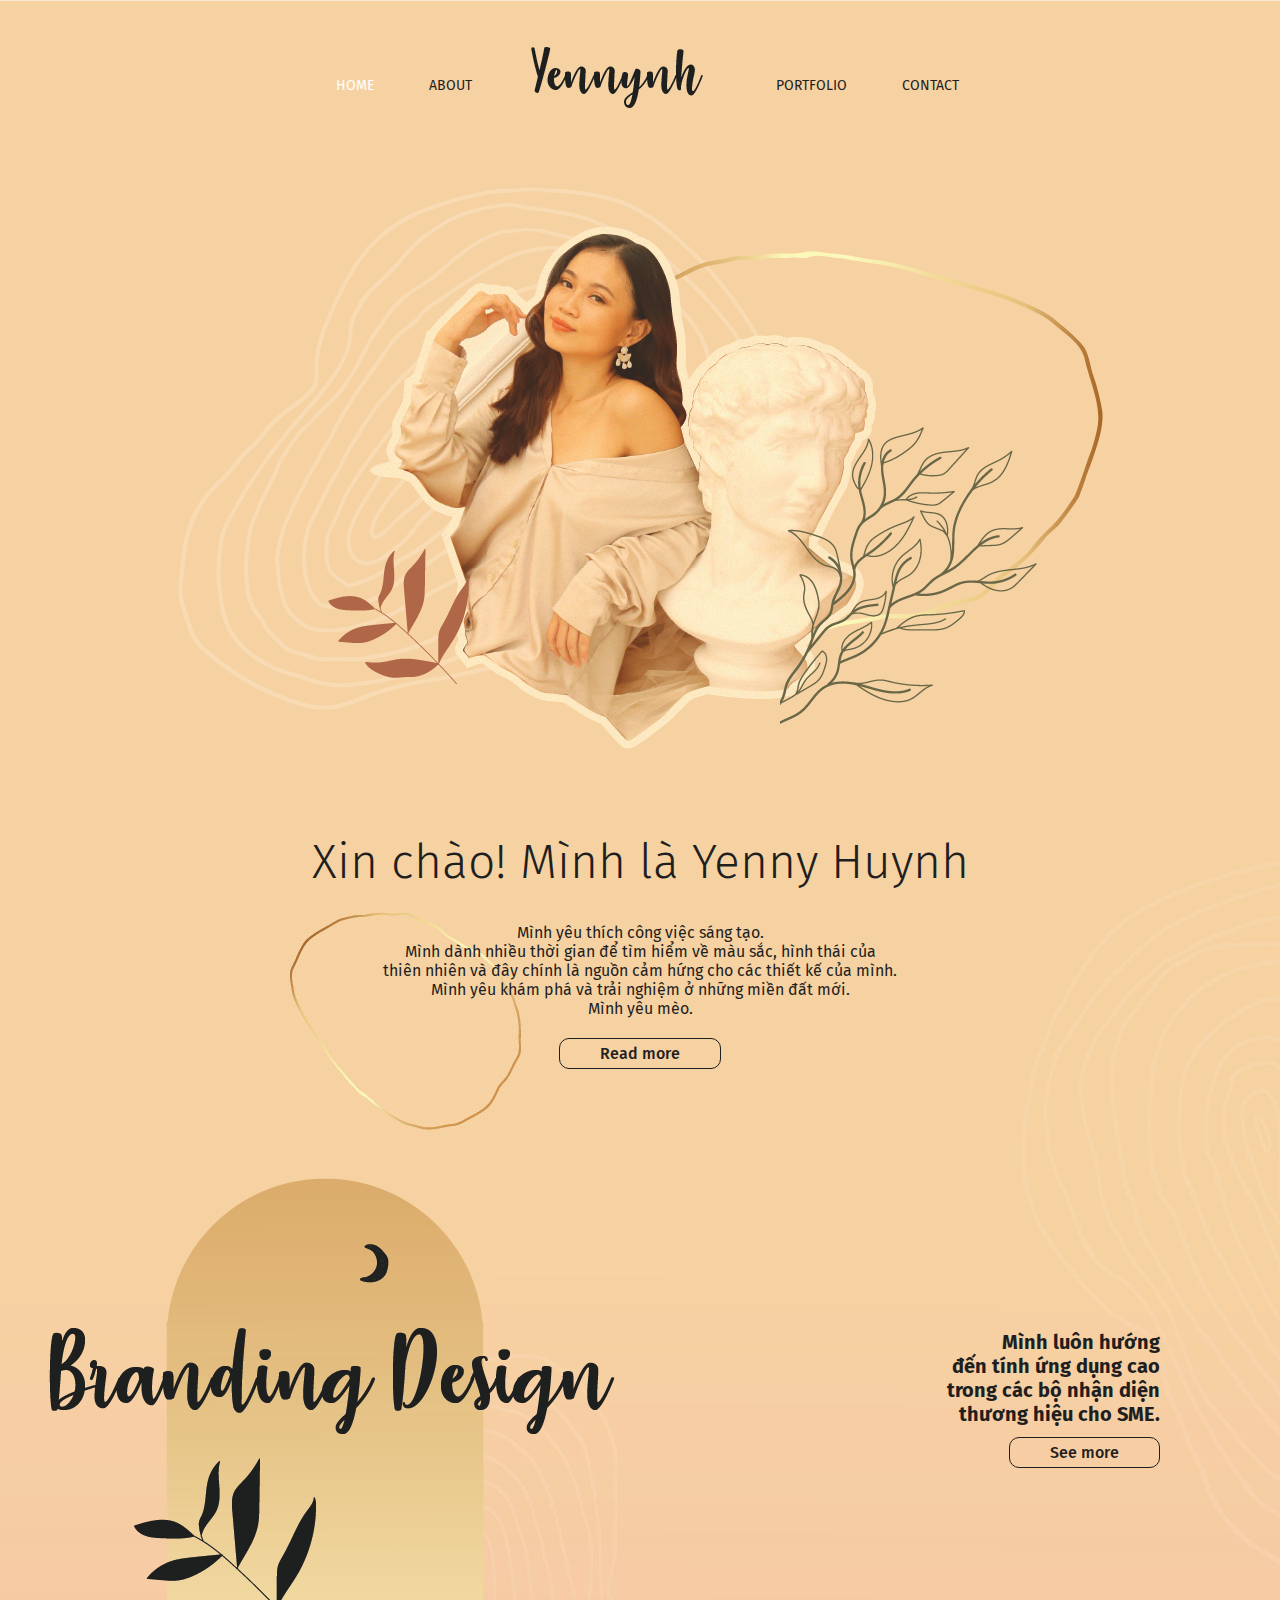
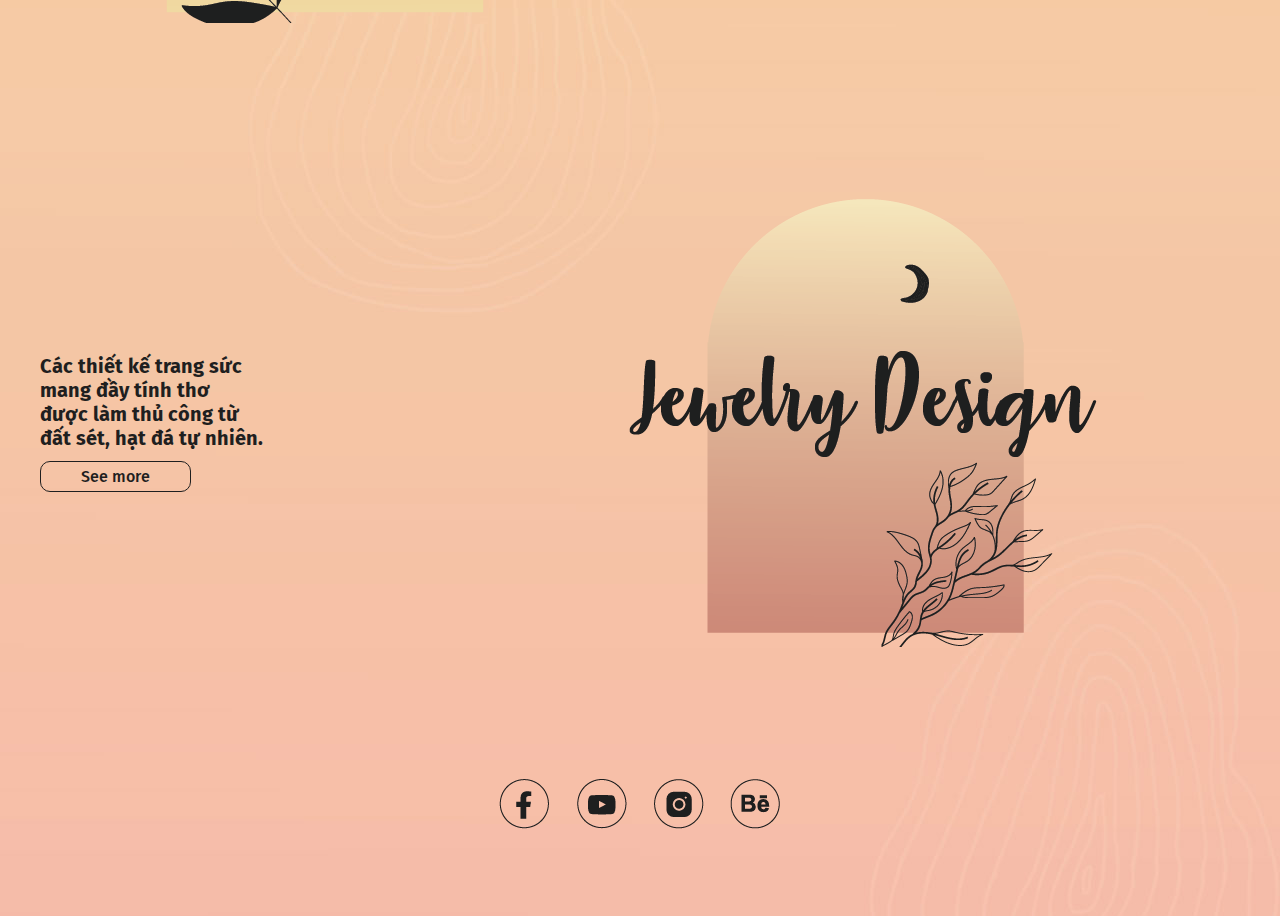
<file: index.html>
<!doctype html>
<html>
<head>
<meta charset="utf-8">
<title>index</title>
	<link rel="stylesheet" href="style.css">
	<link rel="stylesheet" href="grid.css">
</head>

<body>
	<div id="wrapper"> 
	  <div class="header">
		  <div class="container">
		   <div class="menu">
			<div class="left-menu">
			 	<ul>
				  <li> <a class="active" href="index.html"> HOME </a></li>
				  <li> <a href="ABOUT.html"> ABOUT </a></li>
				</ul>
            </div>
<!--			   left menu-->
			<div class="logo">
				<a href="#"><img src="img/yenny logo đen-02.png" alt=""></a>
			</div>
<!--			   logo-->
		    <div class="right-menu">
				<ul>
                  <li> <a href="PORTFOLIO.html"> PORTFOLIO </a></li>
				  <li> <a href="CONTACT.html"> CONTACT </a></li>
				</ul>
<!--			   right menu-->
			</div>
		  </div>
	  </div>
	</div>
<!--		header-->
		<div class="main">
			<div class="banner">
			   <img src="img/hinh-04-04.png" alt="">
			</div>
			<div class="content">
			   <h1> Xin chào! Mình là Yenny Huynh </h1>
			   <p> Mình yêu thích công việc sáng tạo. <br> Mình dành nhiều thời gian để tìm hiểm về màu sắc, hình thái của <br> thiên nhiên và đây chính là nguồn cảm hứng cho các thiết kế của mình. <br> Mình yêu khám phá và trải nghiệm ở những miền đất mới.<br> Mình yêu mèo. </p>
			   <a href="#">Read more</a>
		    </div>
<!--			content-->
          <div class="container">
			   <div class="catalogue-box"></div>
			   <div class="content-main">
			      <h2> Mình luôn hướng <br> đến tính ứng dụng cao <br> trong các bộ nhận diện <br> thương hiệu cho SME.</h2> 
				  <a href="#">See more</a>
			   </div>
			   <div class="content-main2">
			      <h2> Các thiết kế trang sức <br> mang đầy tính thơ <br> được làm thủ công từ <br>  đất sét, hạt đá tự nhiên.</h2>
				  <a href="#">See more</a>
			   </div>
			    <div class="catalogue-box2"></div>
		 </div>  
		 </div>	
<!--		main-->
		<div class="footer">
			<div class="container">
				 <nav class="footer-icon">
			       <ul>
			   <img src="img/icon đen-05.png" alt="">
			   <img src="img/icon đen-07.png" alt="">
			   <img src="img/icon đen-08.png" alt="">
			   <img src="img/icon đen-09.png" alt="">
			       </ul>
			    </nav>
		    </div>
		    </div>
		</div>
<!--		footer-->
	
		
   
</body>
</html>
</file>
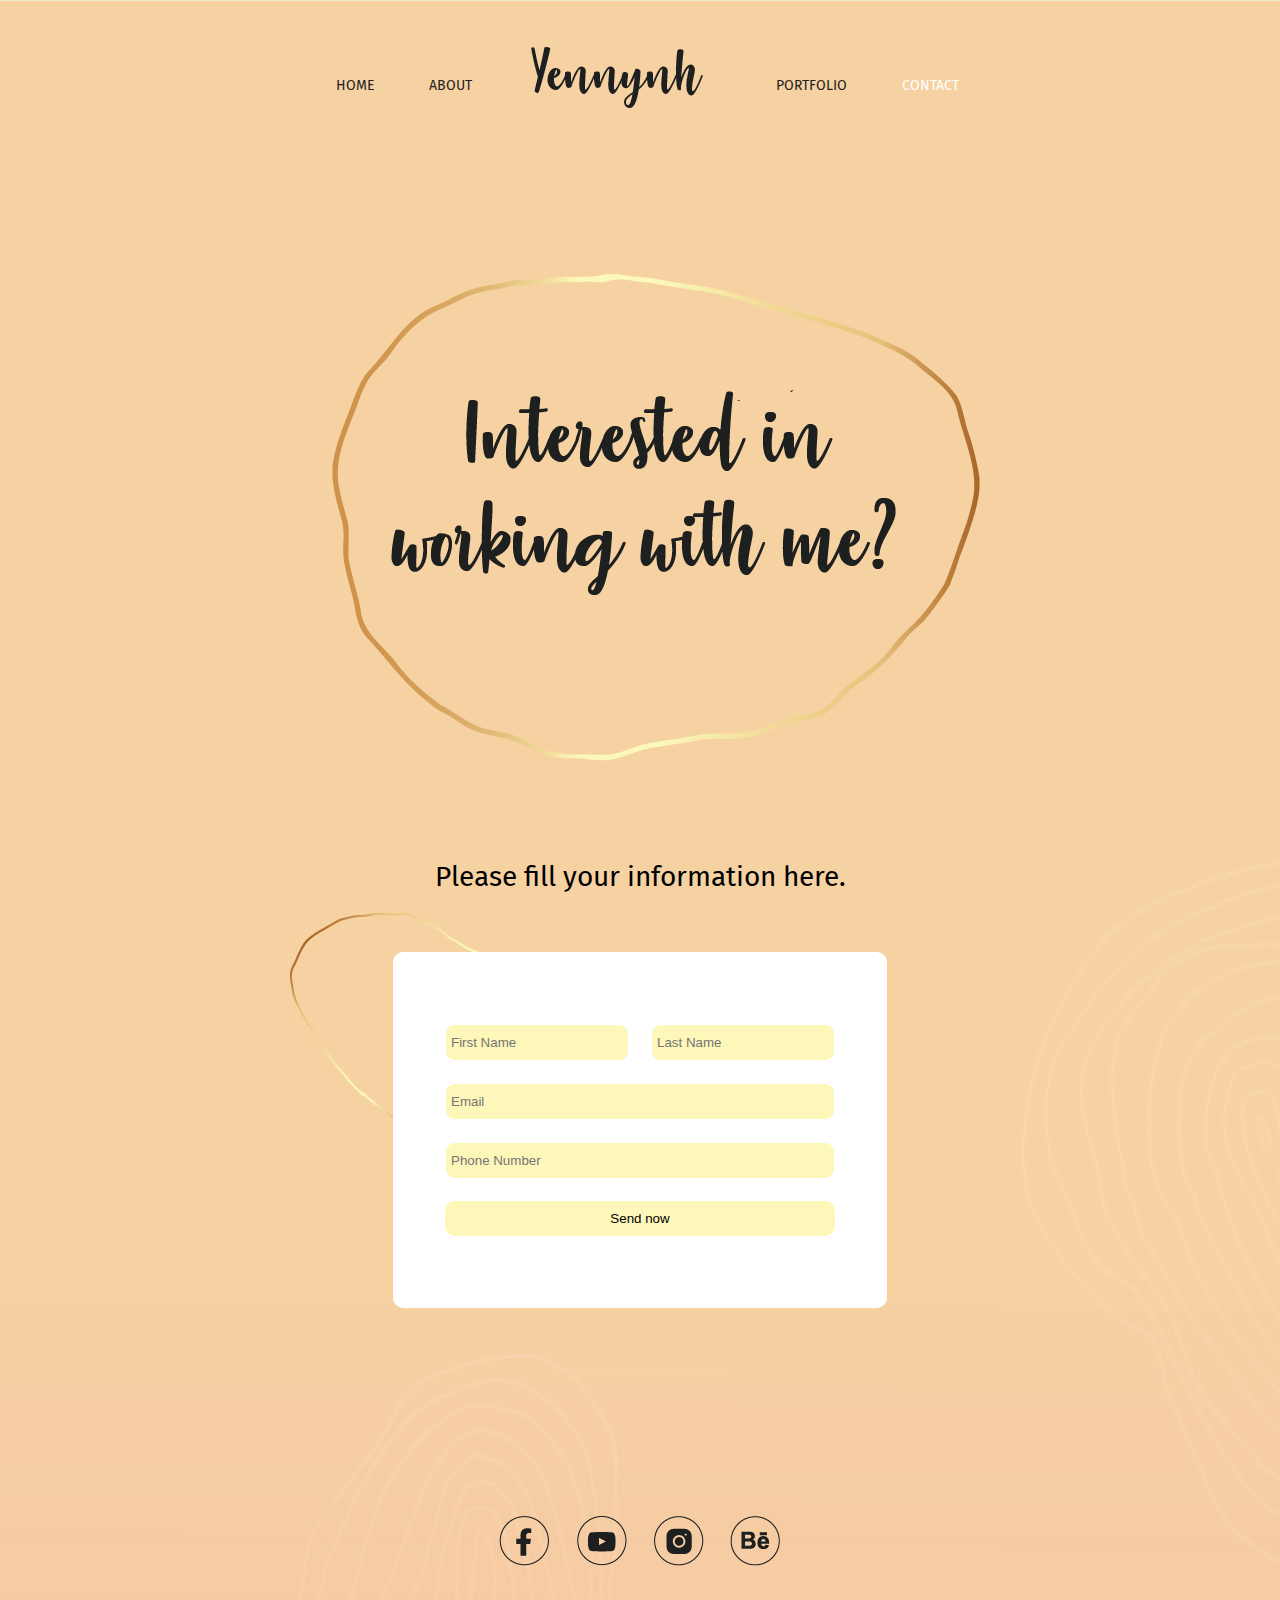
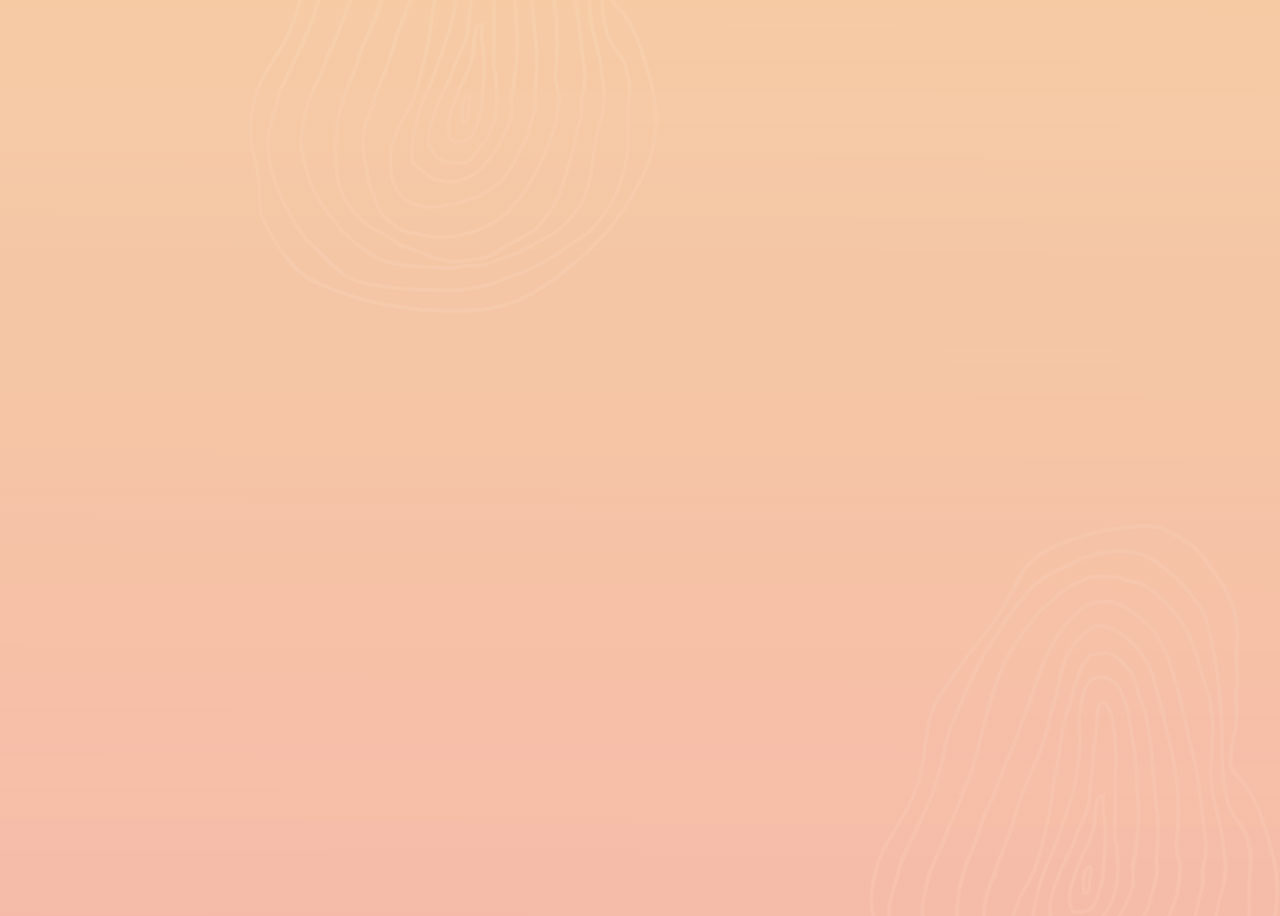
<file: CONTACT.html>
<!doctype html>
<html>
<head>
<meta charset="utf-8">
<title>CONTACT</title>
	<link rel="stylesheet" href="grid.css">
	<link rel="stylesheet" href="style.css">
	<link rel="stylesheet" href="style contact.css">
</head>

<body>
<div id="wrapper"> 
	  <div class="header">
		  <div class="container">
		   <div class="menu">
			<div class="left-menu">
			 	<ul>
				  <li> <a  href="index.html"> HOME </a></li>
				  <li> <a  href="ABOUT.html"> ABOUT </a></li>
				</ul>
            </div>
<!--			   left menu-->
			<div class="logo">
				<a href="#"><img src="img/yenny logo đen-02.png" alt=""></a>
			</div>
<!--			   logo-->
		    <div class="right-menu">
				<ul>
                  <li> <a href="PORTFOLIO.html"> PORTFOLIO </a></li>
				  <li> <a class="active" href="CONTACT.html"> CONTACT </a></li>
				</ul>
<!--			   right menu-->
			</div>
		  </div>
	  </div>
	</div>
<!--		header-->
	     <div class="container">
		    <div class="banner"> 
			   <img src="img/hinh contact-04.png" alt="">
			   <h1> Please fill your information here.</h1>
		    </div> 
		 </div> 	 
			<div class="container">
	    <div class="register">
		  <form>
			  <table>
		        <tr> 
					 <td><input type="text" name="first-name" value="" placeholder="First Name" required> </td>
					 <td><input type="text" name="last-name" value="" placeholder="Last Name" required> </td>
			    </tr>
<!--				 tr -->
				 <tr> 
					 <td colspan="2"><input type="email" name="email" value="" placeholder="Email" required> </td>
				 </tr> 
				 <tr> 
					 <td colspan="2"><input type="email" name="email" value="" placeholder="Phone Number" required> </td>
				 </tr> 

				 <tr> 
					<td colspan="2"><button type="submit"> Send now </button> </td>
				 </tr> 

				 
			  </table>
		  </form>
		</div>
	</div>
</div>
</body>
	<div class="footer">
			<div class="container">
				 <nav class="footer-icon">
			       <ul>
			   <img src="img/icon đen-05.png" alt="">
			   <img src="img/icon đen-07.png" alt="">
			   <img src="img/icon đen-08.png" alt="">
			   <img src="img/icon đen-09.png" alt="">
			       </ul>
			    </nav>
		    </div>
		    </div>
		
<!--		footer-->
</html>
</file>
<file: style.css>
@charset "utf-8";
/* CSS Document */
@import url('https://fonts.googleapis.com/css2?family=Fira+Sans:wght@100;200;300;400;500;600&display=swap');
/* width */
::-webkit-scrollbar {
  width: 8px;
}

/* Track */
::-webkit-scrollbar-track {
  background: white; 
}
 
/* Handle */
::-webkit-scrollbar-thumb {
  background: #CD9680; 
}

/* Handle on hover */
::-webkit-scrollbar-thumb:hover {
  background: #CD9680; 
}
body{
	background: url("img/background-03-03-03-03.jpg");
	overflow-x: hidden;
	font-family: 'Fira Sans', sans-serif;
	cursor: url("img/plain_old_cursor_inverted.cur"), auto;
	height: 2500px;
}
a{
	cursor: url("img/inverted_sword.cur"), auto;
}
.menu{
	display: flex;
	justify-content: center;
	padding-top: 10px;
}
.menu ul{
	display: flex;
	list-style: none;
	height: 100px;
	align-items: center;
}
.menu ul li{
	margin: 10px 40px 10px 15px;
}
.menu ul li a{
	color: #1f1f1f;
	text-decoration: none;
	font-size: 14px;
	transition-duration: 1s;
}
.menu ul li a:hover{
	color: white;
}
.active{
	color: white !important;
}
.banner{
	padding: 0 60px;
	text-align: center;
}
.content{
	text-align: center;
}
.content h1{
	font-size: 48px;
	color: #1f1f1f;
	font-weight: 300;
}
.content p{
	color: #1f1f1f;
	padding-bottom: 10px;
}
.content a{
	padding: 5px 40px;
	border: 1px solid #1f1f1f;
	border-radius: 10px;
	color: #1f1f1f;
	text-decoration: none;
	font-weight: 500;
	transition-duration: 1s;
	font-size: 16px;
}
.content a:hover{
    color: white;
}
.catalogue-box{
	width: 48%;
	height: 500px;
	margin: 60px auto;
	background: url("img/dd-10.png");
	background: cover;
	display: inline-block;
}
.catalogue-box2{
	width: 48%;
	height: 500px;
	margin: 60px auto;
	background: url("img/dd-06.png");
	background: cover;
	display: inline-block;
}
.content-main{
	display: inline-block;
	width: 45%;
	height: 500px;
	vertical-align:top;
	margin: 60px auto;
	text-align: right;
}
.content-main a{
	padding: 5px 40px;
	border: 1px solid #1f1f1f;
	border-radius: 10px;
	color: #1f1f1f;
	text-decoration: none;
	font-weight: 500;
	transition-duration: 1s;
	font-size: 16px;
   
}
.content-main a:hover{
    color: white;
}
.content-main h2{
	text-align: right;
	color: #1f1f1f;
	padding-top: 190px;
	font-size: 20px;
}
.content-main2{
	display: inline-block;
	width: 45%;
	height: 500px;
	vertical-align:top;
	margin: 60px auto;
}
.content-main2 a{
	padding: 5px 40px;
	border: 1px solid #1f1f1f;
	border-radius: 10px;
	color: #1f1f1f;
	text-decoration: none;
	font-weight: 500;
	transition-duration: 1s;
	font-size: 16px;
}
.content-main2 a:hover{
    color: white;
}
.content-main2 h2{
	text-align: middle;
	color: #1f1f1f;
	padding-top: 190px;
	font-size: 20px;
}
.footer-icon ul{
	width: 100%;
	height: 50px;
	text-align: center;
	padding: 40px 0;
	line-height: 25px
}
.footer img{
	padding: 10px;
}
</file>
<file: grid.css>
@charset "utf-8";
/* CSS Document */
.container{
	width: 1200px;
	margin: 0 auto;
}
.row{
	display: flex;
	flex-wrap: wrap;
}
.col-1{
	width: 8.33%;
}
.col-2{
	width: 16.67%;
}
.col-3{
	width: 25%
}
.col-4{
	width: 33.33%;
}
.col-5{
	width: 41.65%;
}
.col-6{
	width: 50%;
}
.col-7{
	width: 58.31%;
}
.col-8{
	width: 66.64%;
}
.col-9{
	width: 74.97%;
}
.col-10{
	width: 83.33%;
}
.col-11	{
	width: 91.63%;
}
.col-12{
	width: 100%;
}
.prl-10{
	padding: 0 10px;
	box-sizing: border-box;
}
.ptb-20{
	padding: 20px 0px;
	box-sizing: border-box;
}
.center-horizontal{
	justify-content: center;
}
</file>
<file: style contact.css>
@charset "utf-8";
/* CSS Document */

.container{
	display: flex;
	justify-content: center;
	align-items: center;
	padding-bottom: 40px;
}
h1{
	font-size: 28px;
    font-family: 'Fira Sans', sans-serif;
    font-weight: 400;
}
.register{
	background: white;
	padding: 60px 40px;
	border-radius: 10px;
}
td{
	padding: 10px;
}
input{
	width: 100%;
	padding: 10px 0 10px 5px;
	box-sizing: border-box;
	outline: none;
	background: #fdf7b9;
/*	color: black;*/
	border: 1px solid white;
	border-radius: 10px;
}
span{
	float: left;
	margin-top: -4px;
	color: white;
}
p{
	color: white;
	float: left;
}
button{
	width: 100%;
	padding: 10px 0;
	background: #fdf7b9;
	border: #1f1f1f;
	border-radius: 10px;
	
}
button:hover{
	background: #1f1f1f;
	color: white;
	cursor: pointer;
}
footer icon{
padding-top: 500px;	
}
.footer{
padding-top: 100px;
}
</file>
